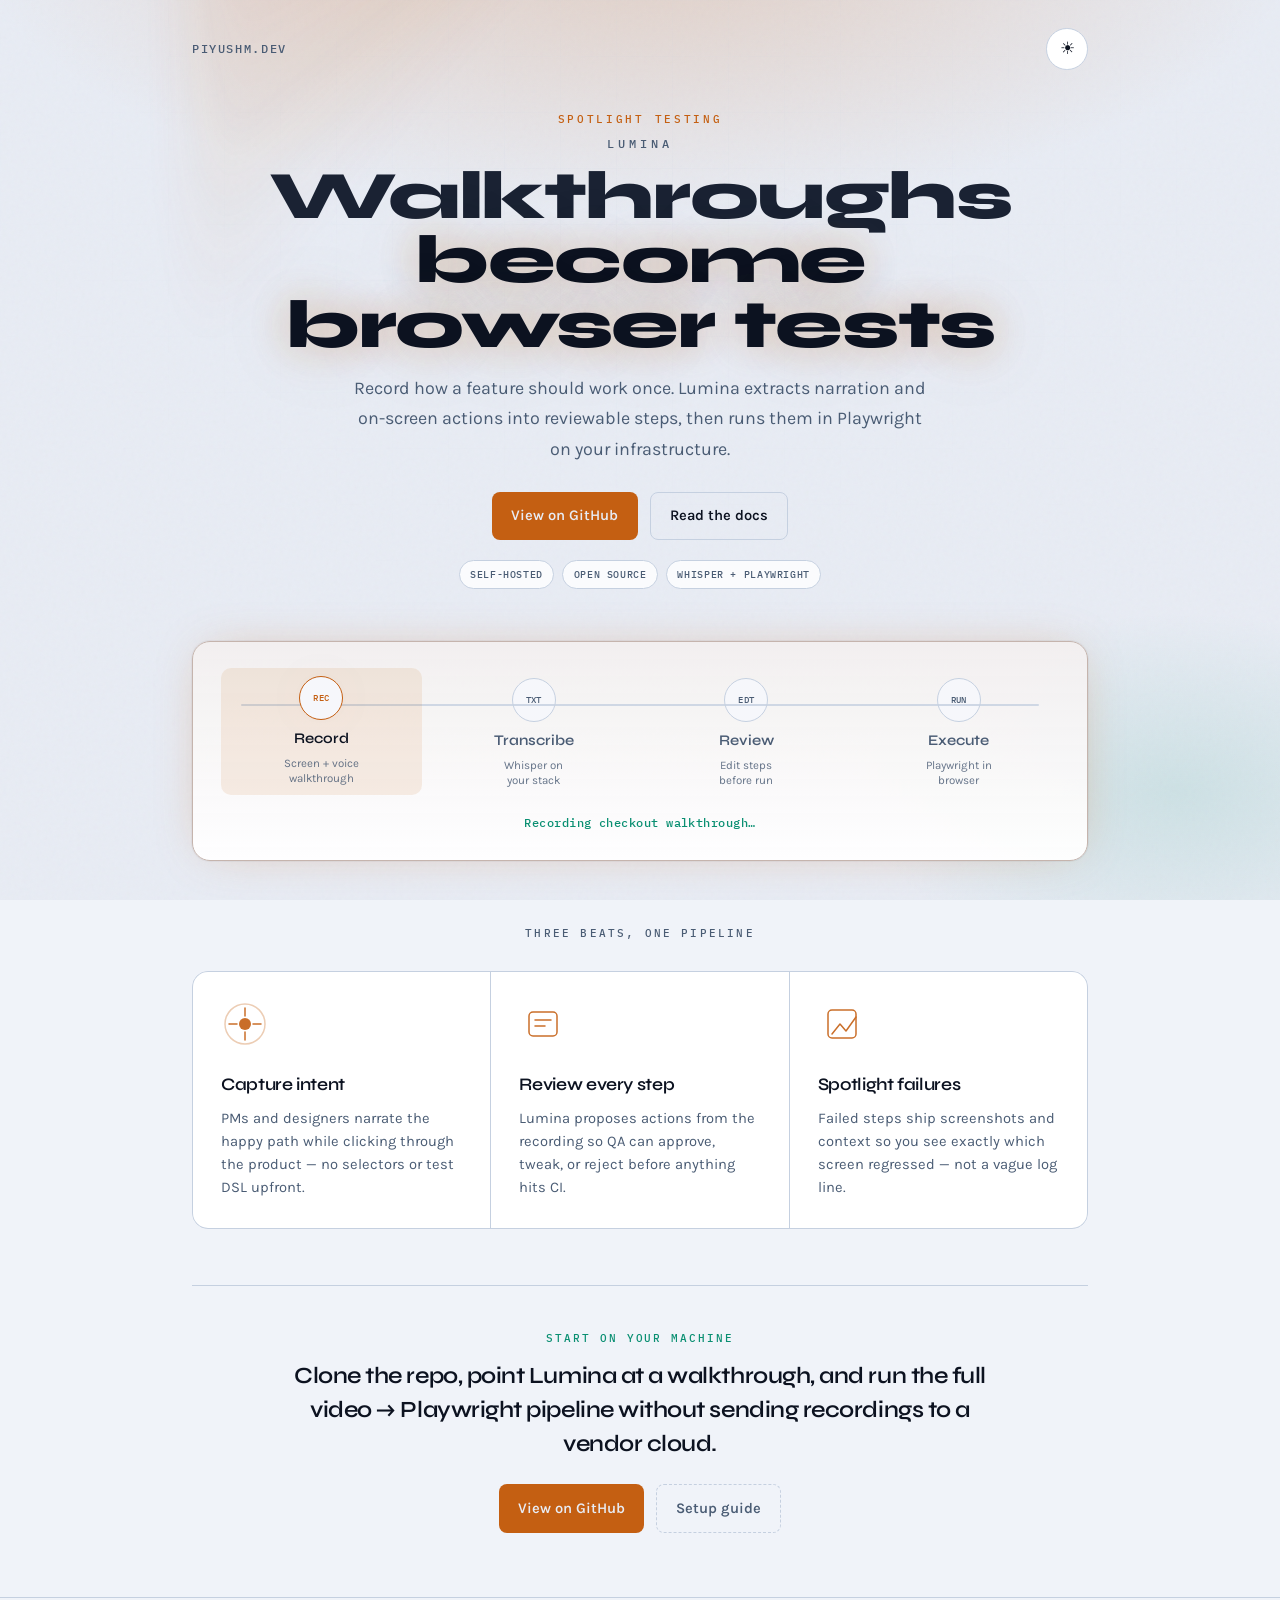
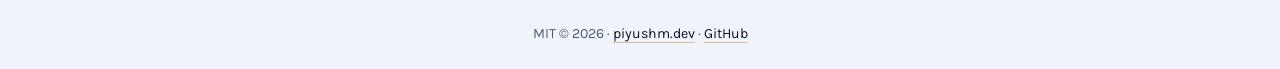
<file: public/index.html>
<!DOCTYPE html>
<html lang="en">
<head>
  <meta charset="UTF-8" />
  <meta name="viewport" content="width=device-width, initial-scale=1.0" />
  <title>Lumina — Walkthroughs become tests</title>
  <meta name="description" content="Record a product walkthrough once. Lumina turns narration and on-screen actions into reviewable browser tests — self-host Whisper and Playwright on your stack." />
  <meta name="theme-color" content="#05070c" />
  <link rel="preconnect" href="https://fonts.googleapis.com" />
  <link rel="preconnect" href="https://fonts.gstatic.com" crossorigin />
  <link rel="stylesheet" href="https://fonts.googleapis.com/css2?family=Syne:wght@600;800&family=Karla:ital,wght@0,400;0,600;1,400&family=IBM+Plex+Mono:wght@400;500&display=swap" />
  <link rel="stylesheet" href="styles.css" />
</head>
<body class="theme-lumina">
  <div class="bg-animation" aria-hidden="true"></div>
  <div class="grain" aria-hidden="true"></div>
  <div class="spotlight-beam" aria-hidden="true"></div>

  <nav class="top-bar" aria-label="Site">
    <a class="top-bar__brand" href="https://piyushm.dev">piyushm.dev</a>
    <button type="button" id="theme-toggle" class="theme-toggle" aria-label="Toggle color theme" title="Toggle theme">
      <span class="theme-toggle__icon theme-toggle__icon--sun" aria-hidden="true">&#9728;</span>
      <span class="theme-toggle__icon theme-toggle__icon--moon" aria-hidden="true">&#9789;</span>
    </button>
  </nav>

  <header class="hero">
    <div class="hero__copy">
      <p class="eyebrow">Spotlight testing</p>
      <p class="wordmark" aria-hidden="true">Lumina</p>
      <h1>
        <span class="h1-line">Walkthroughs</span>
        <span class="h1-line h1-line--glow">become browser tests</span>
      </h1>
      <p class="lead">Record how a feature should work once. Lumina extracts narration and on-screen actions into reviewable steps, then runs them in Playwright on your infrastructure.</p>
      <div class="hero-cta">
        <a class="btn btn-primary" href="https://github.com/PiyushMishra318/lumina" target="_blank" rel="noopener noreferrer">View on GitHub</a>
        <a class="btn btn-secondary" href="https://github.com/PiyushMishra318/lumina#readme" target="_blank" rel="noopener noreferrer">Read the docs</a>
      </div>
      <ul class="hero-tags" aria-label="Product traits">
        <li>Self-hosted</li>
        <li>Open source</li>
        <li>Whisper + Playwright</li>
      </ul>
    </div>

    <div class="pipeline" id="hero-pipeline" role="group" aria-label="Recording to test pipeline">
      <div class="pipeline__track" aria-hidden="true">
        <span class="pipeline__progress" id="pipeline-progress"></span>
      </div>
      <ol class="pipeline__nodes">
        <li class="pipeline__node pipeline__node--active" data-stage="0">
          <span class="pipeline__icon" aria-hidden="true">REC</span>
          <span class="pipeline__label">Record</span>
          <span class="pipeline__detail">Screen + voice walkthrough</span>
        </li>
        <li class="pipeline__node" data-stage="1">
          <span class="pipeline__icon" aria-hidden="true">TXT</span>
          <span class="pipeline__label">Transcribe</span>
          <span class="pipeline__detail">Whisper on your stack</span>
        </li>
        <li class="pipeline__node" data-stage="2">
          <span class="pipeline__icon" aria-hidden="true">EDT</span>
          <span class="pipeline__label">Review</span>
          <span class="pipeline__detail">Edit steps before run</span>
        </li>
        <li class="pipeline__node" data-stage="3">
          <span class="pipeline__icon" aria-hidden="true">RUN</span>
          <span class="pipeline__label">Execute</span>
          <span class="pipeline__detail">Playwright in browser</span>
        </li>
      </ol>
      <p class="pipeline__status" id="pipeline-status" aria-live="polite">Recording checkout walkthrough…</p>
    </div>
  </header>

  <main class="page-main">
    <section class="pillars" aria-labelledby="pillars-heading">
      <h2 id="pillars-heading" class="section-kicker">Three beats, one pipeline</h2>
      <div class="pillar-track">
        <article class="pillar">
          <div class="pillar__mark" aria-hidden="true">
            <svg viewBox="0 0 48 48" width="48" height="48" fill="none" xmlns="http://www.w3.org/2000/svg">
              <circle cx="24" cy="24" r="20" stroke="currentColor" stroke-width="1.5" opacity="0.35"/>
              <circle cx="24" cy="24" r="6" fill="currentColor"/>
              <path d="M24 8v8M24 32v8M8 24h8M32 24h8" stroke="currentColor" stroke-width="1.5" stroke-linecap="round"/>
            </svg>
          </div>
          <h3>Capture intent</h3>
          <p>PMs and designers narrate the happy path while clicking through the product — no selectors or test DSL upfront.</p>
        </article>
        <article class="pillar">
          <div class="pillar__mark" aria-hidden="true">
            <svg viewBox="0 0 48 48" width="48" height="48" fill="none" xmlns="http://www.w3.org/2000/svg">
              <rect x="10" y="12" width="28" height="24" rx="4" stroke="currentColor" stroke-width="1.5"/>
              <path d="M16 20h16M16 26h10" stroke="currentColor" stroke-width="1.5" stroke-linecap="round"/>
            </svg>
          </div>
          <h3>Review every step</h3>
          <p>Lumina proposes actions from the recording so QA can approve, tweak, or reject before anything hits CI.</p>
        </article>
        <article class="pillar">
          <div class="pillar__mark" aria-hidden="true">
            <svg viewBox="0 0 48 48" width="48" height="48" fill="none" xmlns="http://www.w3.org/2000/svg">
              <path d="M14 34l8-10 6 7 10-14" stroke="currentColor" stroke-width="1.5" stroke-linecap="round" stroke-linejoin="round"/>
              <rect x="10" y="10" width="28" height="28" rx="4" stroke="currentColor" stroke-width="1.5"/>
            </svg>
          </div>
          <h3>Spotlight failures</h3>
          <p>Failed steps ship screenshots and context so you see exactly which screen regressed — not a vague log line.</p>
        </article>
      </div>
    </section>

    <section class="close" aria-labelledby="close-heading">
      <p class="close__eyebrow" id="close-heading">Start on your machine</p>
      <blockquote class="close__quote">
        Clone the repo, point Lumina at a walkthrough, and run the full video → Playwright pipeline without sending recordings to a vendor cloud.
      </blockquote>
      <div class="close__actions">
        <a class="btn btn-primary" href="https://github.com/PiyushMishra318/lumina" target="_blank" rel="noopener noreferrer">View on GitHub</a>
        <a class="btn btn-ghost" href="https://github.com/PiyushMishra318/lumina#readme" target="_blank" rel="noopener noreferrer">Setup guide</a>
      </div>
    </section>
  </main>

  <footer class="site-footer">
    <p>MIT © 2026 · <a href="https://piyushm.dev">piyushm.dev</a> · <a href="https://github.com/PiyushMishra318/lumina" target="_blank" rel="noopener noreferrer">GitHub</a></p>
  </footer>

  <script src="theme.js"></script>
  <script src="hero-preview.js"></script>
</body>
</html>
</file>
<file: public/styles.css>
/* Lumina — portfolio product page (shared tokens, distinct composition) */

*, *::before, *::after {
  box-sizing: border-box;
}

:root {
  color-scheme: dark;
  --void: #05070c;
  --bg: #080c14;
  --surface: #0f1520;
  --panel: #141c2a;
  --border: #243044;
  --text: #e6edf8;
  --muted: #8fa3be;
  --moon: #f2e8d5;
  --phosphor: #3dffc8;
  --phosphor-dim: #1a9e82;
  --ember: #ff9b54;
  --ember-dim: #c46a28;
  --accent: var(--ember);
  --accent-secondary: var(--phosphor);
  --accent-hover: #ffb87a;
  --radius: 14px;
  --font-display: "Syne", system-ui, sans-serif;
  --font-body: "Karla", system-ui, sans-serif;
  --font-mono: "IBM Plex Mono", ui-monospace, monospace;
  --shadow-glow: 0 0 70px -16px color-mix(in srgb, var(--ember) 50%, transparent);
  --shadow-phosphor: 0 0 50px -14px color-mix(in srgb, var(--phosphor) 40%, transparent);
}

[data-theme="light"] {
  color-scheme: light;
  --void: #e8ecf4;
  --bg: #f0f3f9;
  --surface: #ffffff;
  --panel: #f6f8fc;
  --border: #c5d0e0;
  --text: #0c1220;
  --muted: #4a5c74;
  --moon: #1a2233;
  --phosphor: #0a8f72;
  --phosphor-dim: #066b56;
  --ember: #c45f12;
  --ember-dim: #9a4a10;
  --accent-hover: #e07830;
  --shadow-glow: 0 0 50px -16px color-mix(in srgb, var(--ember) 35%, transparent);
  --shadow-phosphor: 0 0 40px -14px color-mix(in srgb, var(--phosphor) 30%, transparent);
}

html {
  height: 100%;
  scroll-behavior: smooth;
}

body {
  margin: 0;
  min-height: 100dvh;
  display: flex;
  flex-direction: column;
  font-family: var(--font-body);
  font-size: 1rem;
  line-height: 1.65;
  background: var(--bg);
  color: var(--text);
  -webkit-font-smoothing: antialiased;
}

body > *:not(.bg-animation):not(.grain):not(.spotlight-beam) {
  position: relative;
  z-index: 1;
}

/* Atmospheric layers */
.bg-animation {
  position: fixed;
  inset: 0;
  z-index: 0;
  pointer-events: none;
  overflow: hidden;
  background:
    radial-gradient(ellipse 90% 55% at 50% -8%, color-mix(in srgb, var(--ember) 22%, transparent), transparent 58%),
    radial-gradient(ellipse 50% 40% at 92% 88%, color-mix(in srgb, var(--phosphor) 12%, transparent), transparent 50%),
    var(--void);
}

.bg-animation::before {
  content: "";
  position: absolute;
  inset: 0;
  background-image:
    linear-gradient(color-mix(in srgb, var(--border) 30%, transparent) 1px, transparent 1px),
    linear-gradient(90deg, color-mix(in srgb, var(--border) 30%, transparent) 1px, transparent 1px);
  background-size: 56px 56px;
  mask-image: radial-gradient(ellipse 70% 60% at 50% 20%, black, transparent 80%);
  opacity: 0.28;
}

.grain {
  position: fixed;
  inset: 0;
  z-index: 0;
  pointer-events: none;
  opacity: 0.045;
  background-image: url("data:image/svg+xml,%3Csvg viewBox='0 0 256 256' xmlns='http://www.w3.org/2000/svg'%3E%3Cfilter id='n'%3E%3CfeTurbulence type='fractalNoise' baseFrequency='0.85' numOctaves='4' stitchTiles='stitch'/%3E%3C/filter%3E%3Crect width='100%25' height='100%25' filter='url(%23n)'/%3E%3C/svg%3E");
}

[data-theme="light"] .grain {
  opacity: 0.03;
}

.spotlight-beam {
  position: fixed;
  top: -20%;
  left: 50%;
  width: min(140vw, 900px);
  height: 70vh;
  transform: translateX(-50%);
  z-index: 0;
  pointer-events: none;
  background: conic-gradient(
    from 180deg at 50% 0%,
    transparent 38deg,
    color-mix(in srgb, var(--ember) 8%, transparent) 52deg,
    color-mix(in srgb, var(--ember) 14%, transparent) 90deg,
    color-mix(in srgb, var(--ember) 8%, transparent) 128deg,
    transparent 142deg
  );
  filter: blur(28px);
  opacity: 0.85;
  animation: beam-drift 12s ease-in-out infinite alternate;
}

/* Top bar */
.top-bar {
  display: flex;
  align-items: center;
  justify-content: space-between;
  gap: 1rem;
  padding: clamp(1.25rem, 3vw, 1.75rem) clamp(1.25rem, 4vw, 2rem) 0;
  max-width: 960px;
  margin: 0 auto;
  width: 100%;
}

.top-bar__brand {
  font-family: var(--font-mono);
  font-size: 0.72rem;
  font-weight: 500;
  letter-spacing: 0.14em;
  text-transform: uppercase;
  text-decoration: none;
  color: var(--muted);
  transition: color 0.2s ease;
}

.top-bar__brand:hover {
  color: var(--accent);
}

.theme-toggle {
  width: 2.6rem;
  height: 2.6rem;
  border-radius: 50%;
  border: 1px solid var(--border);
  background: var(--surface);
  color: var(--text);
  cursor: pointer;
  display: flex;
  align-items: center;
  justify-content: center;
  font-size: 1.05rem;
  padding: 0;
  transition: transform 0.2s ease, border-color 0.2s ease, box-shadow 0.2s ease;
  flex-shrink: 0;
}

.theme-toggle:hover {
  transform: scale(1.06);
  border-color: var(--accent);
  box-shadow: var(--shadow-glow);
}

[data-theme="light"] .theme-toggle__icon--moon,
[data-theme="dark"] .theme-toggle__icon--sun {
  display: none;
}

.top-bar__brand:focus-visible,
.btn:focus-visible,
a:focus-visible {
  outline: 2px solid var(--accent);
  outline-offset: 3px;
}

/* Editorial hero */
.hero {
  max-width: 960px;
  margin: 0 auto;
  padding: clamp(1.5rem, 4vw, 2.5rem) clamp(1.25rem, 4vw, 2rem) clamp(2.5rem, 6vw, 4rem);
  width: 100%;
  text-align: center;
}

.hero__copy {
  animation: rise-in 0.85s cubic-bezier(0.22, 1, 0.36, 1) backwards;
}

.eyebrow {
  margin: 0 0 0.35rem;
  font-family: var(--font-mono);
  font-size: 0.7rem;
  font-weight: 500;
  letter-spacing: 0.24em;
  text-transform: uppercase;
  color: var(--accent);
}

.wordmark {
  margin: 0 0 0.65rem;
  font-family: var(--font-mono);
  font-size: 0.75rem;
  font-weight: 500;
  letter-spacing: 0.32em;
  text-transform: uppercase;
  color: var(--muted);
}

.hero h1 {
  margin: 0 0 1rem;
  font-family: var(--font-display);
  font-weight: 800;
  letter-spacing: -0.045em;
  line-height: 0.95;
}

.h1-line {
  display: block;
  font-size: clamp(2.4rem, 8vw, 4.25rem);
  color: var(--moon);
}

.h1-line--glow {
  color: var(--text);
  text-shadow:
    0 0 40px color-mix(in srgb, var(--ember) 35%, transparent),
    0 0 80px color-mix(in srgb, var(--phosphor) 15%, transparent);
}

.lead {
  margin: 0 auto;
  font-size: clamp(1.02rem, 2.2vw, 1.12rem);
  color: var(--muted);
  max-width: 52ch;
  line-height: 1.72;
}

.hero-cta {
  display: flex;
  flex-wrap: wrap;
  justify-content: center;
  gap: 0.75rem;
  margin-top: 1.6rem;
}

.hero-tags {
  display: flex;
  flex-wrap: wrap;
  justify-content: center;
  gap: 0.5rem;
  margin: 1.25rem 0 0;
  padding: 0;
  list-style: none;
}

.hero-tags li {
  padding: 0.3rem 0.65rem;
  font-family: var(--font-mono);
  font-size: 0.65rem;
  font-weight: 500;
  letter-spacing: 0.06em;
  text-transform: uppercase;
  border-radius: 999px;
  border: 1px solid var(--border);
  color: var(--muted);
  background: color-mix(in srgb, var(--surface) 80%, transparent);
}

/* Pipeline flow */
.pipeline {
  position: relative;
  margin-top: clamp(2.25rem, 5vw, 3.25rem);
  padding: clamp(1.25rem, 3vw, 1.75rem);
  border-radius: calc(var(--radius) + 4px);
  border: 1px solid color-mix(in srgb, var(--accent) 25%, var(--border));
  background: linear-gradient(
    180deg,
    color-mix(in srgb, var(--panel) 85%, var(--accent) 5%),
    color-mix(in srgb, var(--surface) 95%, transparent)
  );
  box-shadow:
    0 0 0 1px color-mix(in srgb, var(--text) 4%, transparent),
    var(--shadow-glow);
  animation: rise-in 0.9s cubic-bezier(0.22, 1, 0.36, 1) 0.15s backwards;
}

.pipeline__track {
  position: absolute;
  left: clamp(1.5rem, 8%, 3rem);
  right: clamp(1.5rem, 8%, 3rem);
  top: calc(clamp(1.25rem, 3vw, 1.75rem) + 2.1rem);
  height: 2px;
  background: color-mix(in srgb, var(--border) 80%, transparent);
  border-radius: 1px;
  overflow: hidden;
}

.pipeline__progress {
  display: block;
  height: 100%;
  width: 0%;
  background: linear-gradient(90deg, var(--accent), var(--accent-secondary));
  border-radius: 1px;
  transition: width 0.55s cubic-bezier(0.22, 1, 0.36, 1);
}

.pipeline__nodes {
  display: grid;
  grid-template-columns: repeat(4, 1fr);
  gap: 0.75rem;
  margin: 0;
  padding: 0;
  list-style: none;
}

@media (max-width: 720px) {
  .pipeline__track {
    display: none;
  }

  .pipeline__nodes {
    grid-template-columns: 1fr 1fr;
  }
}

.pipeline__node {
  display: flex;
  flex-direction: column;
  align-items: center;
  text-align: center;
  gap: 0.35rem;
  padding: 0.5rem 0.35rem;
  border-radius: 10px;
  transition: background 0.35s ease, transform 0.35s ease;
}

.pipeline__node--active {
  background: color-mix(in srgb, var(--accent) 10%, transparent);
  transform: translateY(-2px);
}

.pipeline__node--active .pipeline__icon {
  border-color: var(--accent);
  color: var(--accent);
  box-shadow: var(--shadow-glow);
}

.pipeline__node--active .pipeline__label {
  color: var(--text);
}

.pipeline__node--done .pipeline__icon {
  border-color: color-mix(in srgb, var(--accent-secondary) 50%, var(--border));
  color: var(--accent-secondary);
}

.pipeline__icon {
  display: inline-flex;
  align-items: center;
  justify-content: center;
  width: 2.75rem;
  height: 2.75rem;
  border-radius: 50%;
  border: 1px solid var(--border);
  background: color-mix(in srgb, var(--void) 40%, var(--surface));
  font-family: var(--font-mono);
  font-size: 0.58rem;
  font-weight: 500;
  letter-spacing: 0.04em;
  color: var(--muted);
  transition: border-color 0.35s ease, color 0.35s ease, box-shadow 0.35s ease;
}

.pipeline__label {
  font-family: var(--font-display);
  font-size: 0.92rem;
  font-weight: 600;
  color: var(--muted);
  transition: color 0.35s ease;
}

.pipeline__detail {
  font-size: 0.72rem;
  color: color-mix(in srgb, var(--muted) 85%, transparent);
  line-height: 1.35;
  max-width: 11ch;
}

.pipeline__status {
  margin: 1rem 0 0;
  font-family: var(--font-mono);
  font-size: 0.72rem;
  font-weight: 500;
  letter-spacing: 0.04em;
  color: var(--accent-secondary);
}

/* Main */
.page-main {
  flex: 1 0 auto;
  max-width: 960px;
  margin: 0 auto;
  padding: 0 clamp(1.25rem, 4vw, 2rem) clamp(2.5rem, 6vw, 4rem);
  width: 100%;
}

.section-kicker {
  margin: 0 0 clamp(1.25rem, 3vw, 1.75rem);
  font-family: var(--font-mono);
  font-size: 0.68rem;
  font-weight: 500;
  letter-spacing: 0.2em;
  text-transform: uppercase;
  color: var(--muted);
  text-align: center;
}

.pillar-track {
  display: grid;
  gap: 1px;
  background: var(--border);
  border-radius: calc(var(--radius) + 2px);
  overflow: hidden;
  border: 1px solid var(--border);
}

@media (min-width: 768px) {
  .pillar-track {
    grid-template-columns: repeat(3, 1fr);
  }
}

.pillar {
  padding: clamp(1.35rem, 3vw, 1.75rem);
  background: var(--surface);
  transition: background 0.3s ease;
}

.pillar:hover {
  background: color-mix(in srgb, var(--surface) 90%, var(--accent) 6%);
}

.pillar__mark {
  color: var(--accent);
  margin-bottom: 0.85rem;
  opacity: 0.9;
}

.pillar h3 {
  margin: 0 0 0.5rem;
  font-family: var(--font-display);
  font-size: 1.1rem;
  font-weight: 600;
  letter-spacing: -0.02em;
}

.pillar p {
  margin: 0;
  font-size: 0.92rem;
  color: var(--muted);
  line-height: 1.58;
}

/* Closing section — editorial, not CTA band clone */
.close {
  margin-top: clamp(2.5rem, 6vw, 3.5rem);
  padding-top: clamp(2rem, 5vw, 2.75rem);
  border-top: 1px solid var(--border);
  text-align: center;
}

.close__eyebrow {
  margin: 0 0 0.75rem;
  font-family: var(--font-mono);
  font-size: 0.68rem;
  font-weight: 500;
  letter-spacing: 0.18em;
  text-transform: uppercase;
  color: var(--accent-secondary);
}

.close__quote {
  margin: 0 auto 1.5rem;
  padding: 0;
  border: none;
  max-width: 46ch;
  font-family: var(--font-display);
  font-size: clamp(1.15rem, 2.8vw, 1.45rem);
  font-weight: 600;
  line-height: 1.45;
  letter-spacing: -0.02em;
  color: var(--text);
}

.close__actions {
  display: flex;
  flex-wrap: wrap;
  justify-content: center;
  gap: 0.75rem;
}

/* Buttons */
.btn {
  display: inline-flex;
  align-items: center;
  justify-content: center;
  padding: 0.7rem 1.2rem;
  border-radius: 8px;
  font-family: var(--font-body);
  font-size: 0.92rem;
  font-weight: 600;
  text-decoration: none;
  border: none;
  cursor: pointer;
  transition: transform 0.2s ease, background 0.2s ease, border-color 0.2s ease, box-shadow 0.2s ease;
}

.btn-primary {
  background: var(--accent);
  color: var(--void);
}

.btn-primary:hover {
  background: var(--accent-hover);
  transform: translateY(-2px);
  box-shadow: var(--shadow-glow);
}

.btn-secondary {
  background: transparent;
  color: var(--text);
  border: 1px solid var(--border);
}

.btn-secondary:hover {
  border-color: var(--accent);
  color: var(--accent);
  transform: translateY(-2px);
}

.btn-ghost {
  background: transparent;
  color: var(--muted);
  border: 1px dashed var(--border);
}

.btn-ghost:hover {
  color: var(--accent-secondary);
  border-color: var(--accent-secondary);
  transform: translateY(-2px);
}

/* Footer */
.site-footer {
  flex-shrink: 0;
  margin-top: auto;
  padding: 1.5rem clamp(1.25rem, 4vw, 2rem);
  border-top: 1px solid var(--border);
  background: color-mix(in srgb, var(--bg) 90%, transparent);
  text-align: center;
}

.site-footer p {
  margin: 0;
  font-size: 0.88rem;
  color: var(--muted);
}

.site-footer a {
  color: var(--text);
  text-decoration: none;
  border-bottom: 1px solid color-mix(in srgb, var(--accent) 40%, transparent);
  transition: color 0.2s ease, border-color 0.2s ease;
}

.site-footer a:hover {
  color: var(--accent);
  border-color: var(--accent);
}

/* Motion */
@keyframes rise-in {
  from {
    opacity: 0;
    transform: translateY(22px);
  }
}

@keyframes beam-drift {
  from { opacity: 0.7; transform: translateX(-52%); }
  to { opacity: 0.95; transform: translateX(-48%); }
}

@media (prefers-reduced-motion: reduce) {
  html { scroll-behavior: auto; }
  .hero__copy,
  .pipeline {
    animation: none;
  }
  .spotlight-beam {
    animation: none;
  }
  .btn:hover,
  .pipeline__node--active {
    transform: none;
  }
  .pipeline__progress {
    transition: none;
  }
}
</file>
